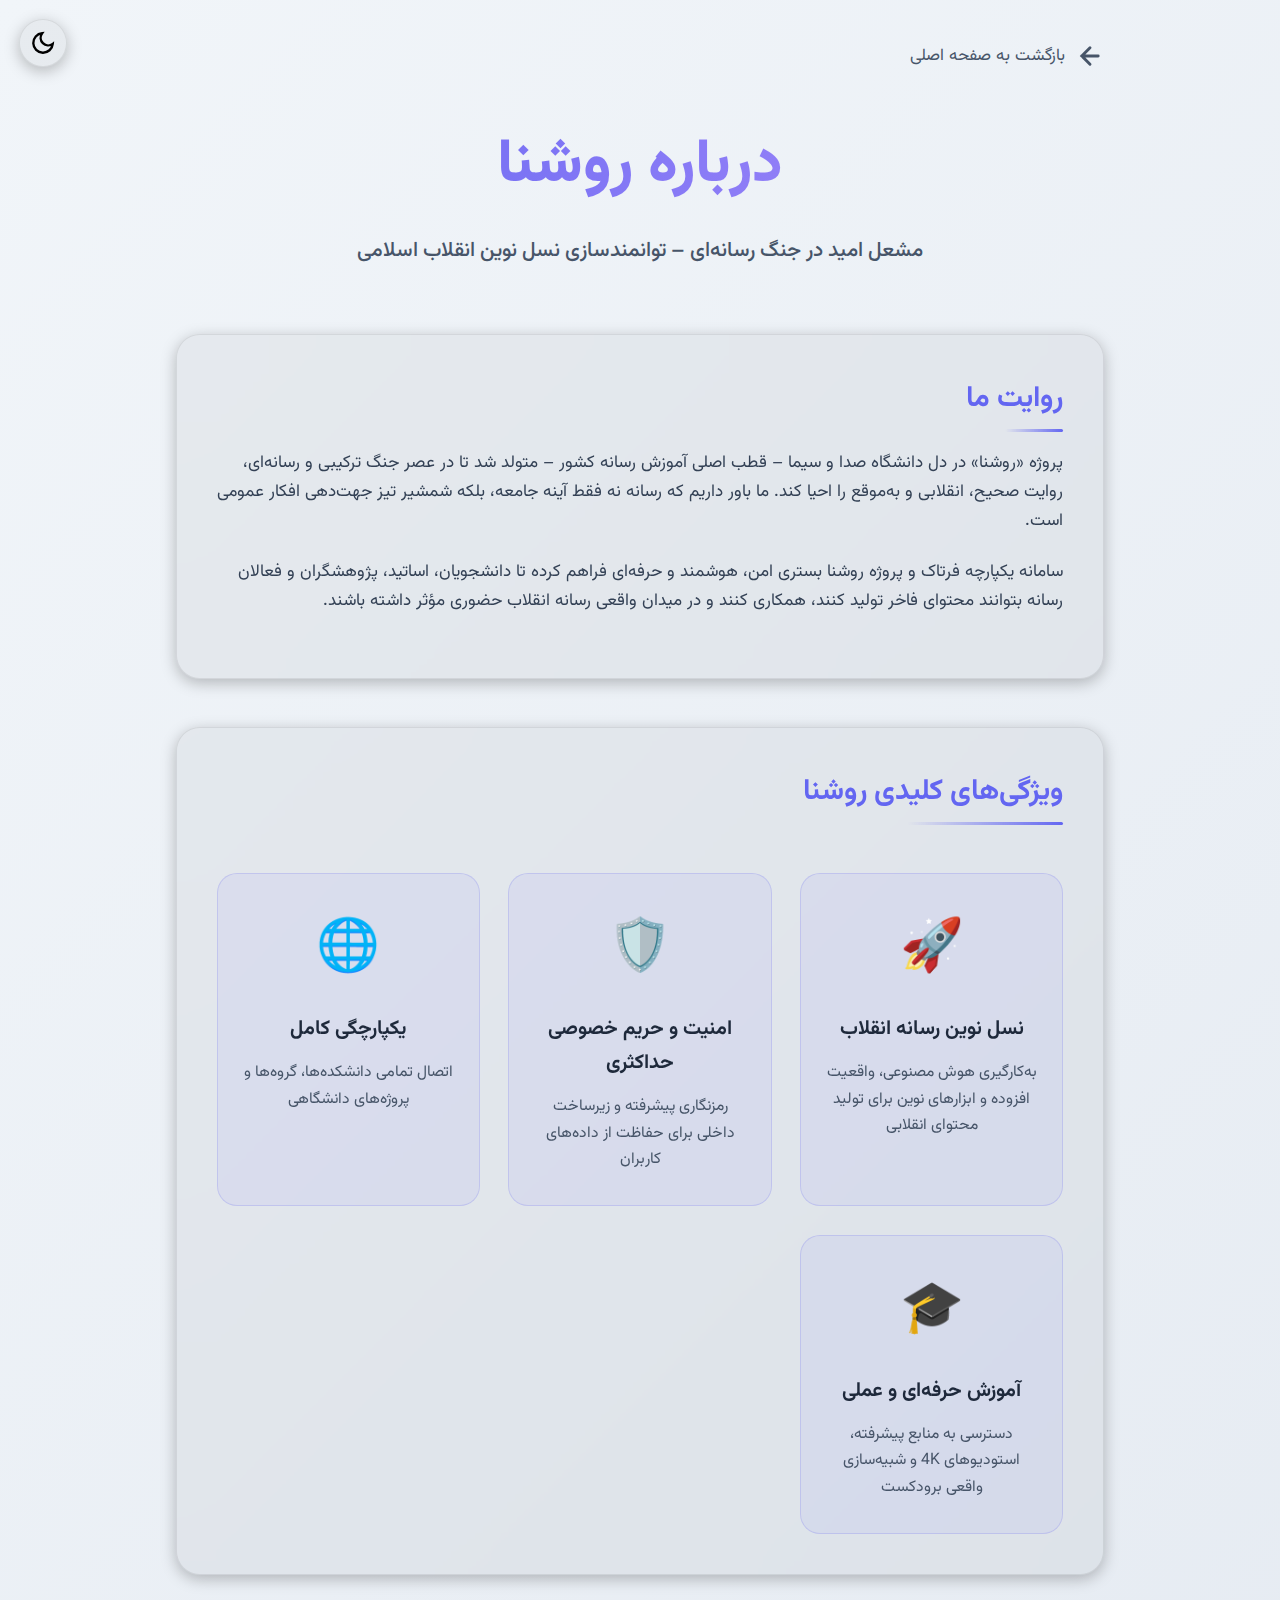
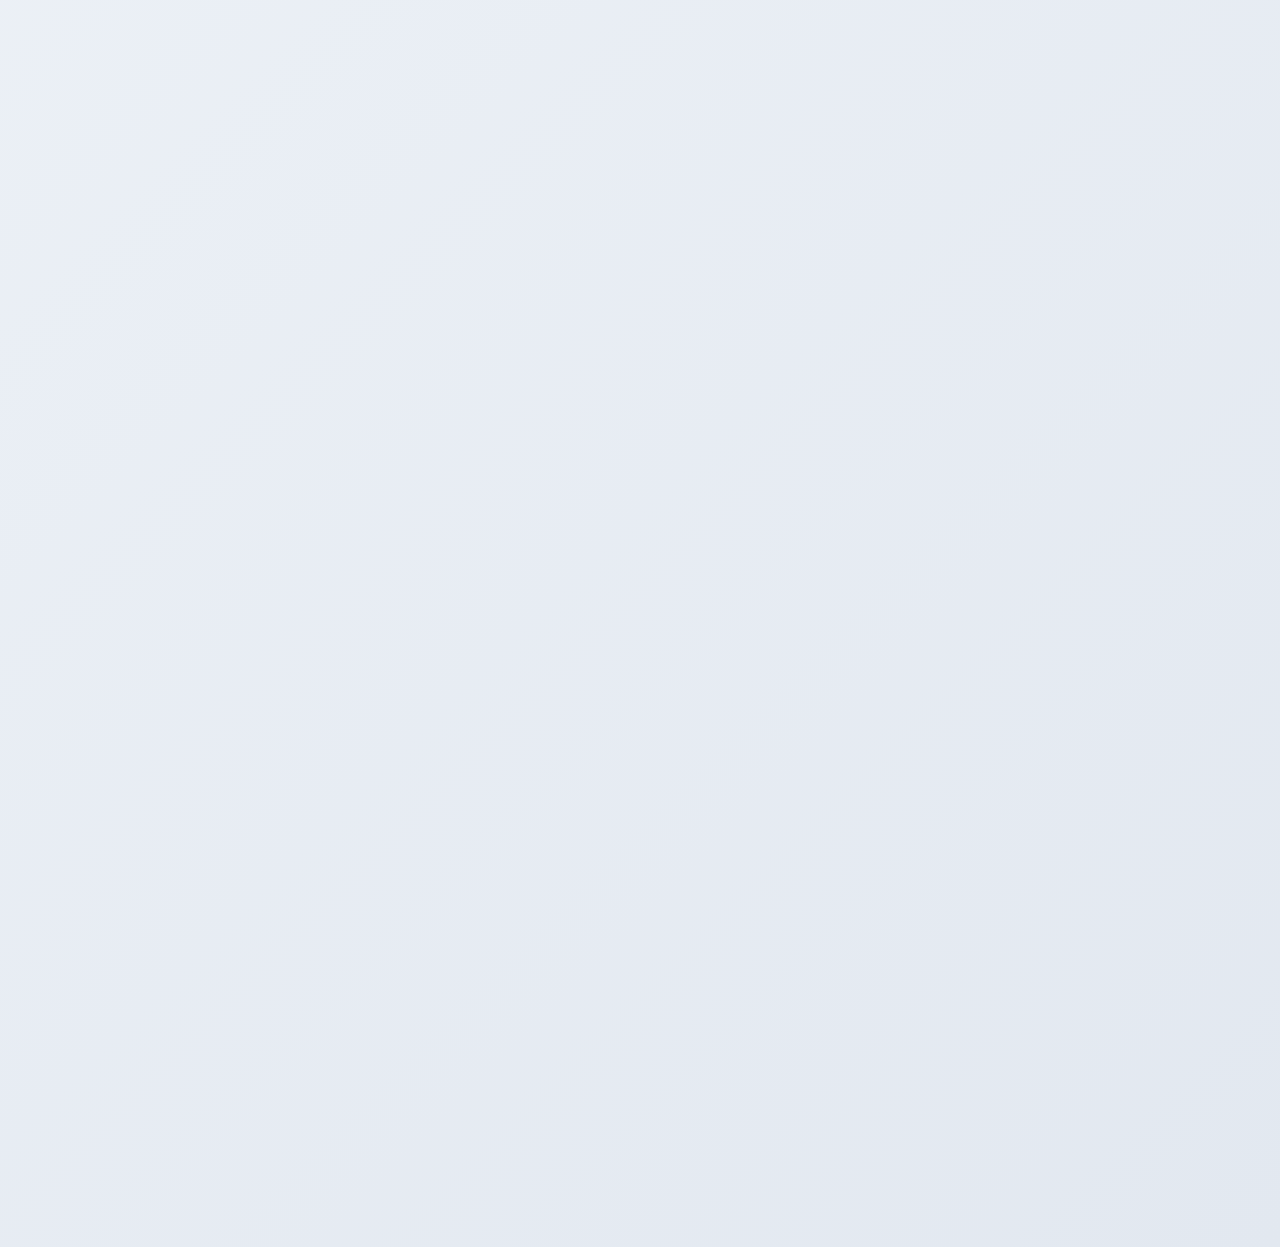
<file: about/about-roshana.html>
<!DOCTYPE html>
<html lang="fa" dir="rtl">
<head>
    <meta charset="UTF-8">
    <meta name="viewport" content="width=device-width, initial-scale=1.0">
    <title>درباره روشنا - سامانه فرتاک</title>
    <link href="https://fonts.googleapis.com/css2?family=Vazirmatn:wght@300;400;500;600;700;800&display=swap" rel="stylesheet">
    <style>
        :root {
            --primary: #6366f1;
            --primary-dark: #4f46e5;
            --accent: #a78bfa;
            --text: #e2e8f0;
            --text-muted: #94a3b8;
            --bg-body: linear-gradient(135deg, #0a1118 0%, #1a2634 100%);
            --bg-card: rgba(255, 255, 255, 0.06);
            --border: rgba(255, 255, 255, 0.12);
            --shadow-sm: 0 4px 15px rgba(0,0,0,0.25);
            --shadow-lg: 0 12px 35px rgba(99,102,241,0.28);
        }

        body.light-mode {
            --text: #1e293b;
            --text-muted: #475569;
            --bg-body: linear-gradient(135deg, #f1f5f9 0%, #e2e8f0 100%);
            --bg-card: rgba(0,0,0,0.04);
            --border: rgba(0,0,0,0.08);
            --shadow-lg: 0 12px 35px rgba(99,102,241,0.20);
        }

        * { margin:0; padding:0; box-sizing:border-box; }

        body {
            font-family: 'Vazirmatn', system-ui, sans-serif;
            background: var(--bg-body);
            min-height: 100vh;
            color: var(--text);
            line-height: 1.7;
            transition: background 0.5s ease, color 0.5s ease;
        }

        .about-container {
            max-width: 980px;
            margin: 0 auto;
            padding: 2.6rem 1.6rem;
        }

        .theme-toggle {
            position: fixed;
            top: 1.2rem;
            left: 1.2rem;
            z-index: 9999;
            background: var(--bg-card);
            border: 1px solid var(--border);
            border-radius: 50%;
            width: 48px;
            height: 48px;
            display: flex;
            align-items: center;
            justify-content: center;
            cursor: pointer;
            transition: all 0.4s cubic-bezier(0.34,1.56,0.64,1);
            box-shadow: var(--shadow-sm);
        }

        .theme-toggle:hover {
            transform: rotate(360deg) scale(1.15);
            box-shadow: var(--shadow-lg);
        }

        .back-link {
            display: inline-flex;
            align-items: center;
            gap: 0.7rem;
            color: var(--text-muted);
            text-decoration: none;
            font-size: 1.05rem;
            margin-bottom: 2.8rem;
            transition: all 0.35s ease;
        }

        .back-link:hover {
            color: var(--primary);
            transform: translateX(8px);
        }

        .about-header {
            text-align: center;
            margin-bottom: 4rem;
        }

        .about-title {
            font-size: clamp(2.5rem, 6.5vw, 3.8rem);
            font-weight: 800;
            background: linear-gradient(90deg, var(--primary), var(--accent));
            -webkit-background-clip: text;
            -webkit-text-fill-color: transparent;
            margin-bottom: 1rem;
            animation: glow 5s ease-in-out infinite alternate;
        }

        @keyframes glow {
            from { filter: brightness(1) drop-shadow(0 0 8px var(--primary)); }
            to   { filter: brightness(1.3) drop-shadow(0 0 18px var(--accent)); }
        }

        .about-subtitle {
            color: var(--text-muted);
            font-size: 1.3rem;
            font-weight: 500;
        }

        .about-section {
            background: var(--bg-card);
            backdrop-filter: blur(16px);
            border: 1px solid var(--border);
            border-radius: 24px;
            padding: 2.5rem;
            margin-bottom: 3rem;
            box-shadow: var(--shadow-sm);
            opacity: 0;
            transform: translateY(30px);
            transition: all 0.8s ease-out;
        }

        .about-section.visible {
            opacity: 1;
            transform: translateY(0);
        }

        .section-title {
            font-size: 1.8rem;
            font-weight: 700;
            color: var(--primary);
            margin-bottom: 1.5rem;
            position: relative;
            display: inline-block;
        }

        .section-title::after {
            content: '';
            position: absolute;
            bottom: -8px;
            right: 0;
            width: 60%;
            height: 3px;
            background: linear-gradient(to left, var(--primary), transparent);
            border-radius: 3px;
        }

        .section-text {
            color: #cbd5e1;
            font-size: 1.07rem;
            margin-bottom: 1.4rem;
        }

        body.light-mode .section-text { color: #334155; }

        .features-grid {
            display: grid;
            grid-template-columns: repeat(auto-fit, minmax(240px, 1fr));
            gap: 1.8rem;
            margin-top: 2rem;
        }

        .feature-card {
            text-align: center;
            padding: 2rem 1.5rem;
            background: rgba(99,102,241,0.08);
            border: 1px solid rgba(99,102,241,0.2);
            border-radius: 20px;
            transition: all 0.4s ease;
        }

        .feature-card:hover {
            transform: translateY(-12px) scale(1.04);
            box-shadow: 0 20px 40px rgba(99,102,241,0.3);
            background: rgba(99,102,241,0.12);
        }

        .feature-icon {
            font-size: 3.2rem;
            margin-bottom: 1.2rem;
            color: var(--primary);
        }

        .feature-title {
            font-weight: 700;
            font-size: 1.25rem;
            margin-bottom: 0.8rem;
        }

        .feature-desc {
            color: var(--text-muted);
            font-size: 0.98rem;
        }

        .timeline {
            position: relative;
            padding-right: 2.5rem;
        }

        .timeline::before {
            content: '';
            position: absolute;
            right: 8px;
            top: 0;
            bottom: 0;
            width: 3px;
            background: linear-gradient(to bottom, var(--primary), var(--accent));
            border-radius: 3px;
        }

        .timeline-item {
            position: relative;
            padding-bottom: 2.5rem;
            opacity: 0;
            transform: translateX(30px);
            transition: all 0.8s ease-out;
        }

        .timeline-item.visible {
            opacity: 1;
            transform: translateX(0);
        }

        .timeline-item::before {
            content: '';
            position: absolute;
            right: -12px;
            top: 12px;
            width: 20px;
            height: 20px;
            background: var(--primary);
            border: 4px solid var(--bg-body);
            border-radius: 50%;
            box-shadow: 0 0 0 6px rgba(99,102,241,0.25);
            transition: all 0.4s;
        }

        .timeline-item:hover::before {
            box-shadow: 0 0 0 10px rgba(99,102,241,0.4);
        }

        .timeline-date {
            color: var(--accent);
            font-weight: 700;
            font-size: 1.1rem;
            margin-bottom: 0.6rem;
        }

        .timeline-title {
            font-weight: 700;
            font-size: 1.25rem;
            margin-bottom: 0.6rem;
        }

        .timeline-desc {
            color: var(--text-muted);
            font-size: 1rem;
        }

        .cta-btn {
            display: inline-block;
            background: linear-gradient(90deg, var(--primary), var(--accent));
            color: white;
            padding: 1rem 2.5rem;
            border-radius: 50px;
            text-decoration: none;
            font-weight: 700;
            font-size: 1.15rem;
            margin-top: 2rem;
            transition: all 0.4s ease;
            box-shadow: 0 10px 30px rgba(99,102,241,0.4);
        }

        .cta-btn:hover {
            transform: translateY(-6px);
            box-shadow: 0 20px 50px rgba(99,102,241,0.55);
        }

        @media (max-width: 768px) {
            .about-container { padding: 1.8rem 1.2rem; }
            .features-grid { grid-template-columns: 1fr; }
            .timeline::before { right: 10px; }
            .timeline-item::before { right: -10px; }
        }
    </style>
</head>
<body>

    <button class="theme-toggle" onclick="toggleTheme()" title="تغییر تم" aria-label="تغییر تم روز/شب">
        <svg width="26" height="26" viewBox="0 0 24 24" fill="none" stroke="currentColor" stroke-width="2.2">
            <path d="M21 12.79A9 9 0 1 1 11.21 3 7 7 0 0 0 21 12.79z"/>
        </svg>
    </button>

    <div class="about-container">
        <a href="/" class="back-link">
            <svg width="28" height="28" viewBox="0 0 24 24" fill="none" stroke="currentColor" stroke-width="2.5" stroke-linecap="round">
                <path d="M19 12H5M12 19l-7-7 7-7"/>
            </svg>
            بازگشت به صفحه اصلی
        </a>

        <div class="about-header">
            <h1 class="about-title">درباره روشنا</h1>
            <p class="about-subtitle">مشعل امید در جنگ رسانه‌ای – توانمندسازی نسل نوین انقلاب اسلامی</p>
        </div>

        <div class="about-section">
            <h2 class="section-title">روایت ما</h2>
            <p class="section-text">
                پروژه «روشنا» در دل دانشگاه صدا و سیما – قطب اصلی آموزش رسانه کشور – متولد شد تا در عصر جنگ ترکیبی و رسانه‌ای، روایت صحیح، انقلابی و به‌موقع را احیا کند. ما باور داریم که رسانه نه فقط آینه جامعه، بلکه شمشیر تیز جهت‌دهی افکار عمومی است.
            </p>
            <p class="section-text">
                سامانه یکپارچه فرتاک و پروژه روشنا بستری امن، هوشمند و حرفه‌ای فراهم کرده تا دانشجویان، اساتید، پژوهشگران و فعالان رسانه بتوانند محتوای فاخر تولید کنند، همکاری کنند و در میدان واقعی رسانه انقلاب حضوری مؤثر داشته باشند.
            </p>
        </div>

        <div class="about-section">
            <h2 class="section-title">ویژگی‌های کلیدی روشنا</h2>
            <div class="features-grid">
                <div class="feature-card">
                    <div class="feature-icon">🚀</div>
                    <h3 class="feature-title">نسل نوین رسانه انقلاب</h3>
                    <p class="feature-desc">به‌کارگیری هوش مصنوعی، واقعیت افزوده و ابزارهای نوین برای تولید محتوای انقلابی</p>
                </div>
                <div class="feature-card">
                    <div class="feature-icon">🛡️</div>
                    <h3 class="feature-title">امنیت و حریم خصوصی حداکثری</h3>
                    <p class="feature-desc">رمزنگاری پیشرفته و زیرساخت داخلی برای حفاظت از داده‌های کاربران</p>
                </div>
                <div class="feature-card">
                    <div class="feature-icon">🌐</div>
                    <h3 class="feature-title">یکپارچگی کامل</h3>
                    <p class="feature-desc">اتصال تمامی دانشکده‌ها، گروه‌ها و پروژه‌های دانشگاهی</p>
                </div>
                <div class="feature-card">
                    <div class="feature-icon">🎓</div>
                    <h3 class="feature-title">آموزش حرفه‌ای و عملی</h3>
                    <p class="feature-desc">دسترسی به منابع پیشرفته، استودیوهای 4K و شبیه‌سازی واقعی برودکست</p>
                </div>
            </div>
        </div>

        <div class="about-section">
            <h2 class="section-title">مسیر روشنا (Timeline)</h2>
            <div class="timeline">
                <div class="timeline-item">
                    <div class="timeline-date">۱۴۰۲</div>
                    <h3 class="timeline-title">آغاز فاز مطالعاتی</h3>
                    <p class="timeline-desc">طراحی مفهومی سامانه فرتاک و هسته روشنا با تمرکز بر نیازهای رسانه انقلاب</p>
                </div>
                <div class="timeline-item">
                    <div class="timeline-date">۱۴۰۳</div>
                    <h3 class="timeline-title">نسخه بتا و تست اولیه</h3>
                    <p class="timeline-desc">آزمایش با دانشجویان منتخب و اساتید – پیاده‌سازی ویژگی‌های اولیه هوش مصنوعی</p>
                </div>
                <div class="timeline-item">
                    <div class="timeline-date">۱۴۰۴</div>
                    <h3 class="timeline-title">عرضه عمومی و گسترش</h3>
                    <p class="timeline-desc">دسترسی کامل دانشجویان و اساتید – ادغام با سیستم‌های آموزشی دانشگاه</p>
                </div>
                <div class="timeline-item">
                    <div class="timeline-date">۱۴۰۵–۱۴۰۶</div>
                    <h3 class="timeline-title">گام ملی و بین‌المللی</h3>
                    <p class="timeline-desc">ارائه خدمات به سایر دانشگاه‌ها و مراکز رسانه‌ای – توسعه قابلیت‌های جهانی</p>
                </div>
            </div>
        </div>

        <div class="about-section">
            <h2 class="section-title">تیم روشنا</h2>
            <p class="section-text">
                تیمی از جوانان متخصص، انقلابی و متعهد در دانشگاه صدا و سیما، با تلفیق دانش بومی و تجربه‌های جهانی، پروژه روشنا را پیش می‌برند. ما نه فقط یک سامانه، بلکه یک جنبش رسانه‌ای برای تربیت نسل آینده انقلاب اسلامی هستیم.
            </p>
            <a href="/contact" class="cta-btn">همکاری یا پیشنهاد دهید</a>
        </div>
    </div>

    <script>
        // Theme toggle (هماهنگ با privacy)
        function toggleTheme() {
            document.body.classList.toggle('light-mode');
            const isLight = document.body.classList.contains('light-mode');
            try { localStorage.setItem('theme', isLight ? 'light' : 'dark'); } catch(e) {}
        }

        // Load saved theme
        try {
            const saved = localStorage.getItem('theme');
            if (saved === 'light' || (!saved && window.matchMedia('(prefers-color-scheme: light)').matches)) {
                document.body.classList.add('light-mode');
            }
        } catch(e) {}

        // Fade-in / Slide-in on scroll
        const observer = new IntersectionObserver(entries => {
            entries.forEach(entry => {
                if (entry.isIntersecting) {
                    entry.target.classList.add('visible');
                }
            });
        }, { threshold: 0.15 });

        document.querySelectorAll('.about-section, .timeline-item').forEach(el => observer.observe(el));
    </script>

</body>
</html>
</file>
